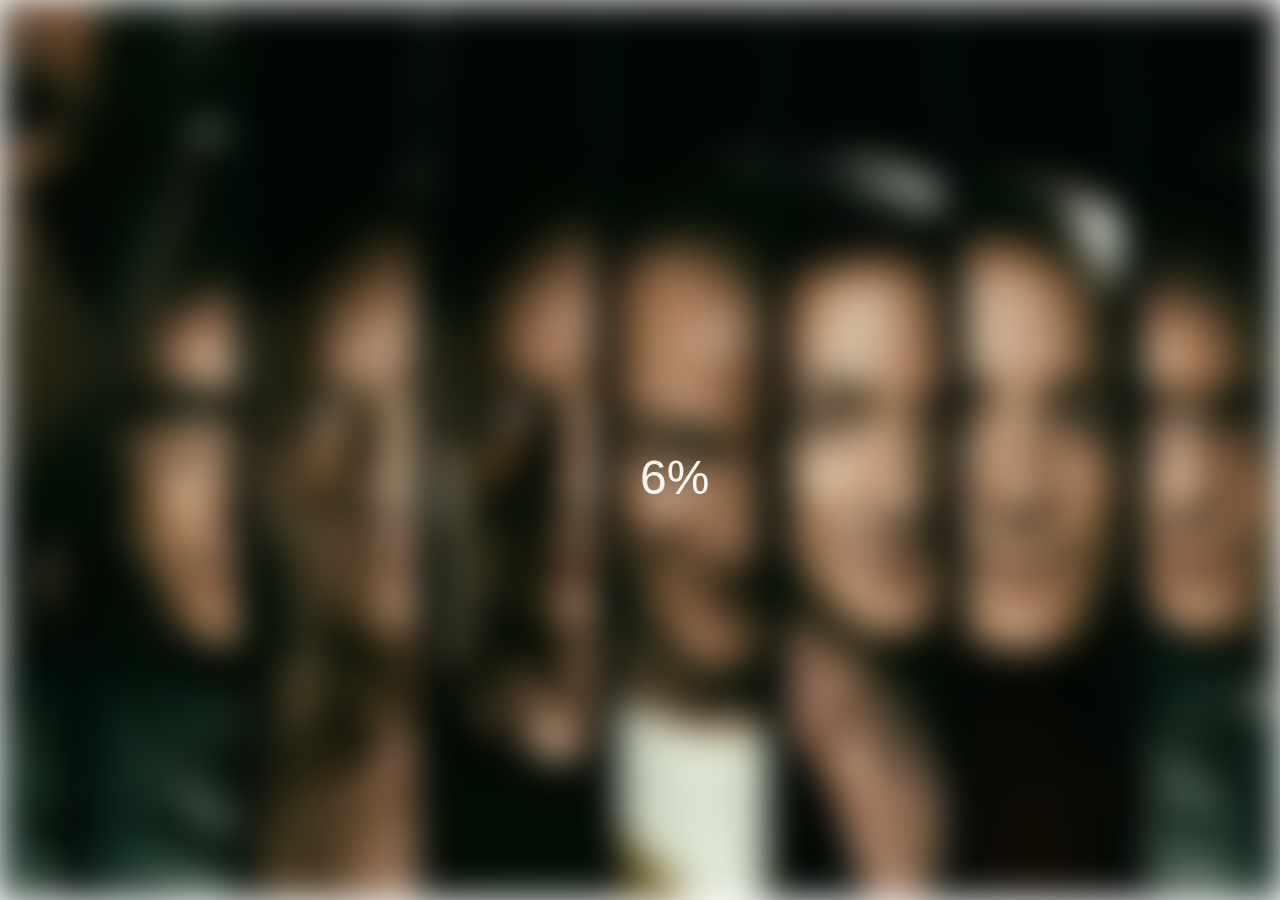
<file: blurry-loading/index.html>
<!DOCTYPE html>
<html lang="en">
  <head>
    <meta charset="UTF-8" />
    <meta name="viewport" content="width=device-width, initial-scale=1.0" />
    <title>Document</title>
    <link rel="stylesheet" href="styles.css" />
  </head>
  <body>
    <div class="bg-image"></div>
    <div class="bg-text">
      <p>0%</p>
    </div>
    <script src="script.js"></script>
  </body>
</html>
</file>
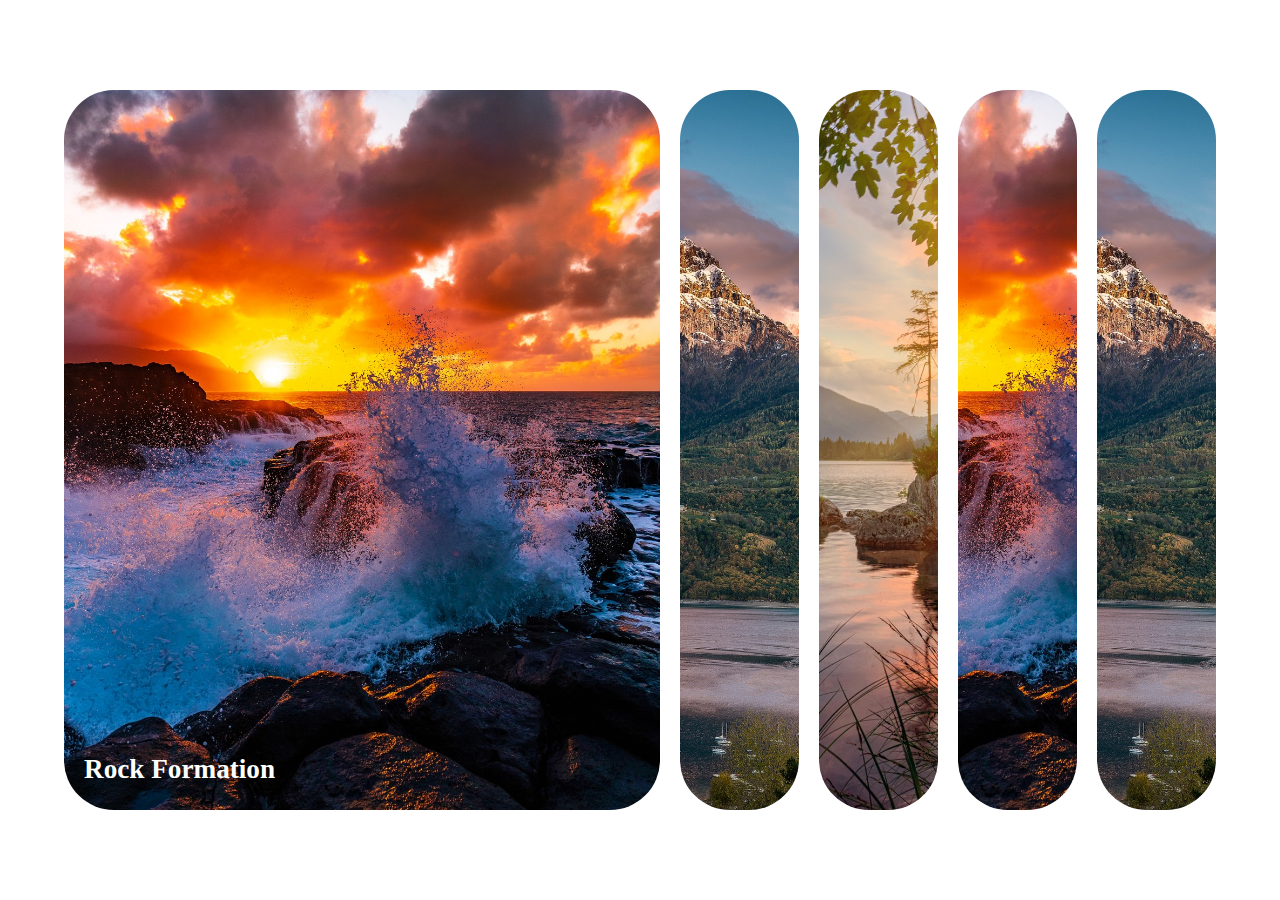
<file: expanding-cards/index.html>
<!DOCTYPE html>
<html lang="en">
  <head>
    <meta charset="UTF-8" />
    <meta name="viewport" content="width=device-width, initial-scale=1.0" />
    <title>Expanding Cards</title>
    <link rel="stylesheet" href="styles.css" />
  </head>
  <body>
    <div class="container">
      <div class="card active" id="card1">
        <h3>Rock Formation</h3>
      </div>
      <div class="card" id="card2">
        <h3>Huge Mountain</h3>
      </div>
      <div class="card" id="card3">
        <h3>Green Trees and Lake</h3>
      </div>
      <div class="card" id="card4">
        <h3>Rock Formation</h3>
      </div>
      <div class="card" id="card5">
        <h3>Huge Mountain</h3>
      </div>
    </div>
    <script src="script.js"></script>
  </body>
</html>
</file>
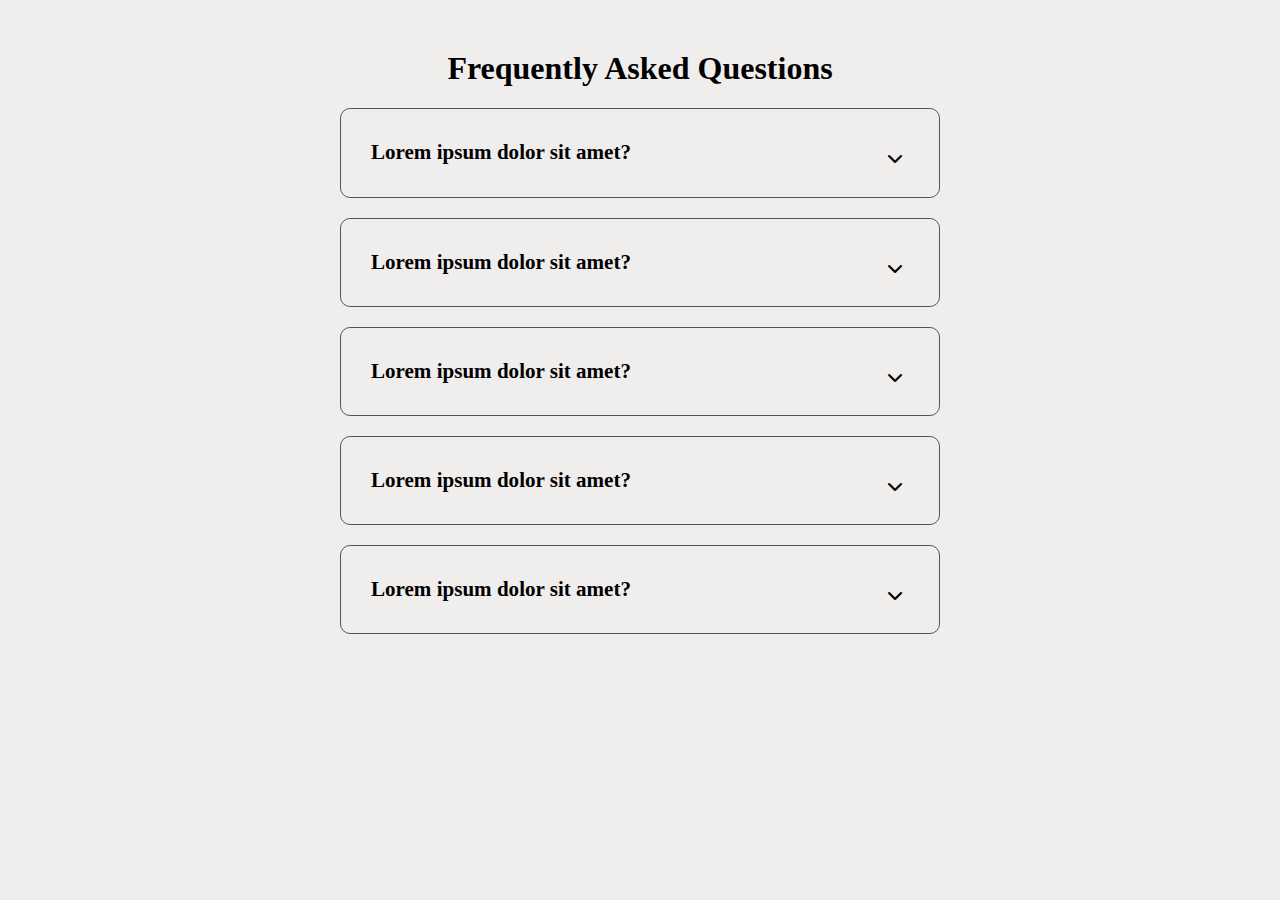
<file: faq-collapse/index.html>
<!DOCTYPE html>
<html lang="en">
  <head>
    <meta charset="UTF-8" />
    <meta name="viewport" content="width=device-width, initial-scale=1.0" />
    <title>FAQ</title>
    <link rel="stylesheet" href="styles.css" />
    <link
      rel="stylesheet"
      href="https://cdnjs.cloudflare.com/ajax/libs/font-awesome/6.7.2/css/all.min.css"
    />
  </head>
  <body>
    <h1>Frequently Asked Questions</h1>
    <div class="container">
      <div class="faq">
        <div class="faq-question">
          <h3>Lorem ipsum dolor sit amet?</h3>
        </div>

        <div class="faq-button">
          <button class="expand">
            <i class="fa-solid fa-chevron-down"></i>
          </button>
        </div>

        <div class="faq-answer">
          <p>
            Lorem ipsum dolor sit amet consectetur adipisicing elit. Unde, quos
            quae. Inventore accusamus blanditiis architecto voluptatum nemo
            quisquam ab quidem.
          </p>
        </div>
      </div>

      <div class="faq">
        <div class="faq-question">
          <h3>Lorem ipsum dolor sit amet?</h3>
        </div>

        <div class="faq-button">
          <button class="expand">
            <i class="fa-solid fa-chevron-down"></i>
          </button>
        </div>

        <div class="faq-answer">
          <p>
            Lorem ipsum dolor sit amet consectetur adipisicing elit. Consequatur
            sequi natus adipisci mollitia aliquid modi, eum atque magni ad odio!
          </p>
        </div>
      </div>

      <div class="faq">
        <div class="faq-question">
          <h3>Lorem ipsum dolor sit amet?</h3>
        </div>

        <div class="faq-button">
          <button class="expand">
            <i class="fa-solid fa-chevron-down"></i>
          </button>
        </div>

        <div class="faq-answer">
          <p>
            Lorem ipsum dolor sit amet consectetur adipisicing elit. Unde, quos
            quae. Inventore accusamus blanditiis architecto voluptatum nemo
            quisquam ab quidem.
          </p>
        </div>
      </div>

      <div class="faq">
        <div class="faq-question">
          <h3>Lorem ipsum dolor sit amet?</h3>
        </div>

        <div class="faq-button">
          <button class="expand">
            <i class="fa-solid fa-chevron-down"></i>
          </button>
        </div>

        <div class="faq-answer">
          <p>
            Lorem ipsum dolor sit amet consectetur adipisicing elit. Unde, quos
            quae. Inventore accusamus blanditiis architecto voluptatum nemo
            quisquam ab quidem.
          </p>
        </div>
      </div>

      <div class="faq">
        <div class="faq-question">
          <h3>Lorem ipsum dolor sit amet?</h3>
        </div>

        <div class="faq-button">
          <button class="expand">
            <i class="fa-solid fa-chevron-down"></i>
          </button>
        </div>

        <div class="faq-answer">
          <p>
            Lorem ipsum dolor sit amet consectetur adipisicing elit. Unde, quos
            quae. Inventore accusamus blanditiis architecto voluptatum nemo
            quisquam ab quidem.
          </p>
        </div>
      </div>
    </div>
  </body>
  <script src="script.js"></script>
</html>
</file>
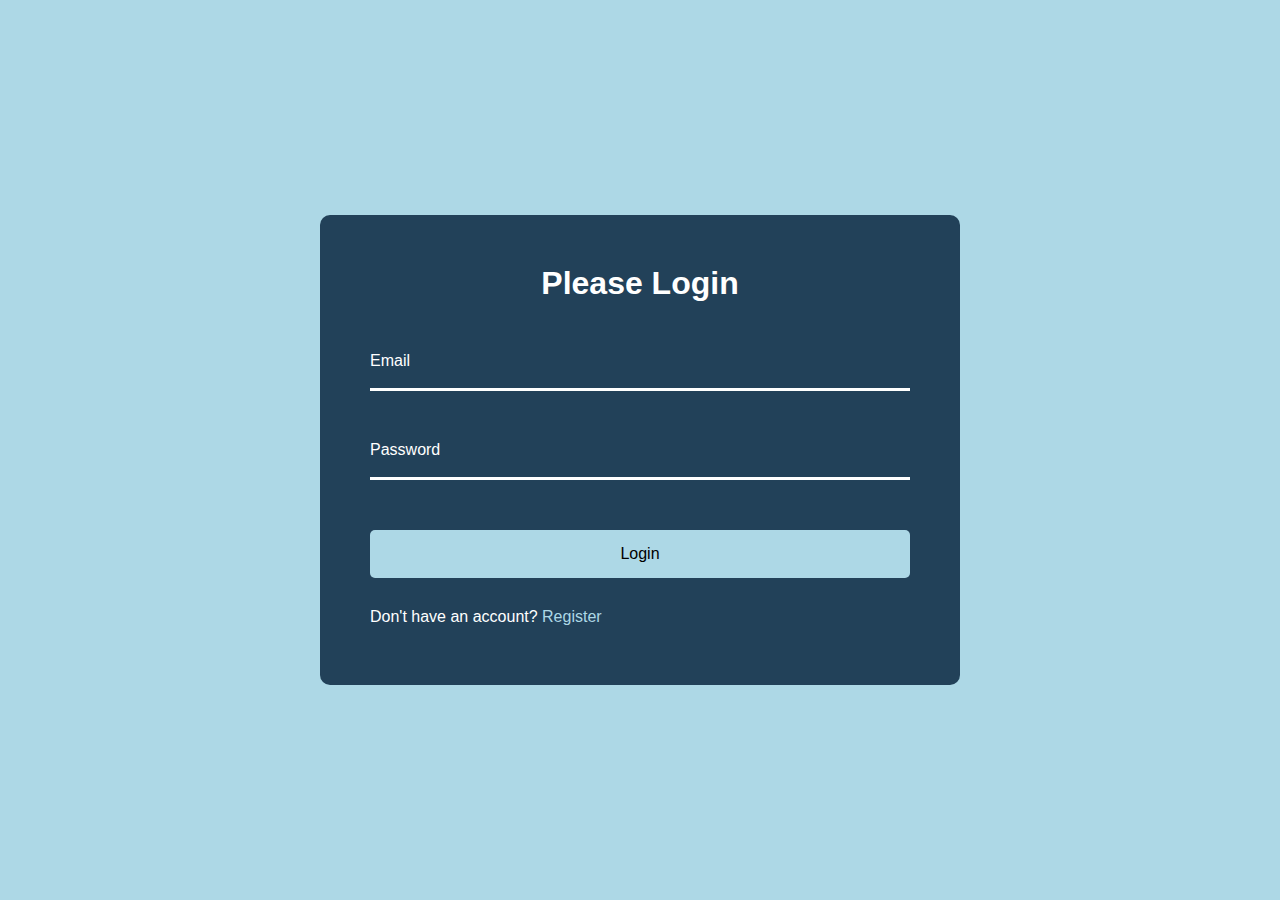
<file: form-wave/index.html>
<!DOCTYPE html>
<html lang="en">
<head>
  <meta charset="UTF-8">
  <meta name="viewport" content="width=device-width, initial-scale=1.0">
  <title>Document</title>
  <link rel="stylesheet" href="styles.css">
</head>
<body>
  <form action="#" id="form">
    <h1>Please Login</h1>
    <div class="input-group">
    <label for="email">Email</label>
    <input type="email" id="email" required>
  </div>
  <div class="input-group">
    <label for="pwd">Password</label>
    <input type="password" id="pwd" required>
  </div>
  <button id="login-btn" type="submit">Login</button>
  <p>Don't have an account? <a href="#">Register</a></p>
  </form>
  <script src="script.js"></script>
</body>
</html>
</file>
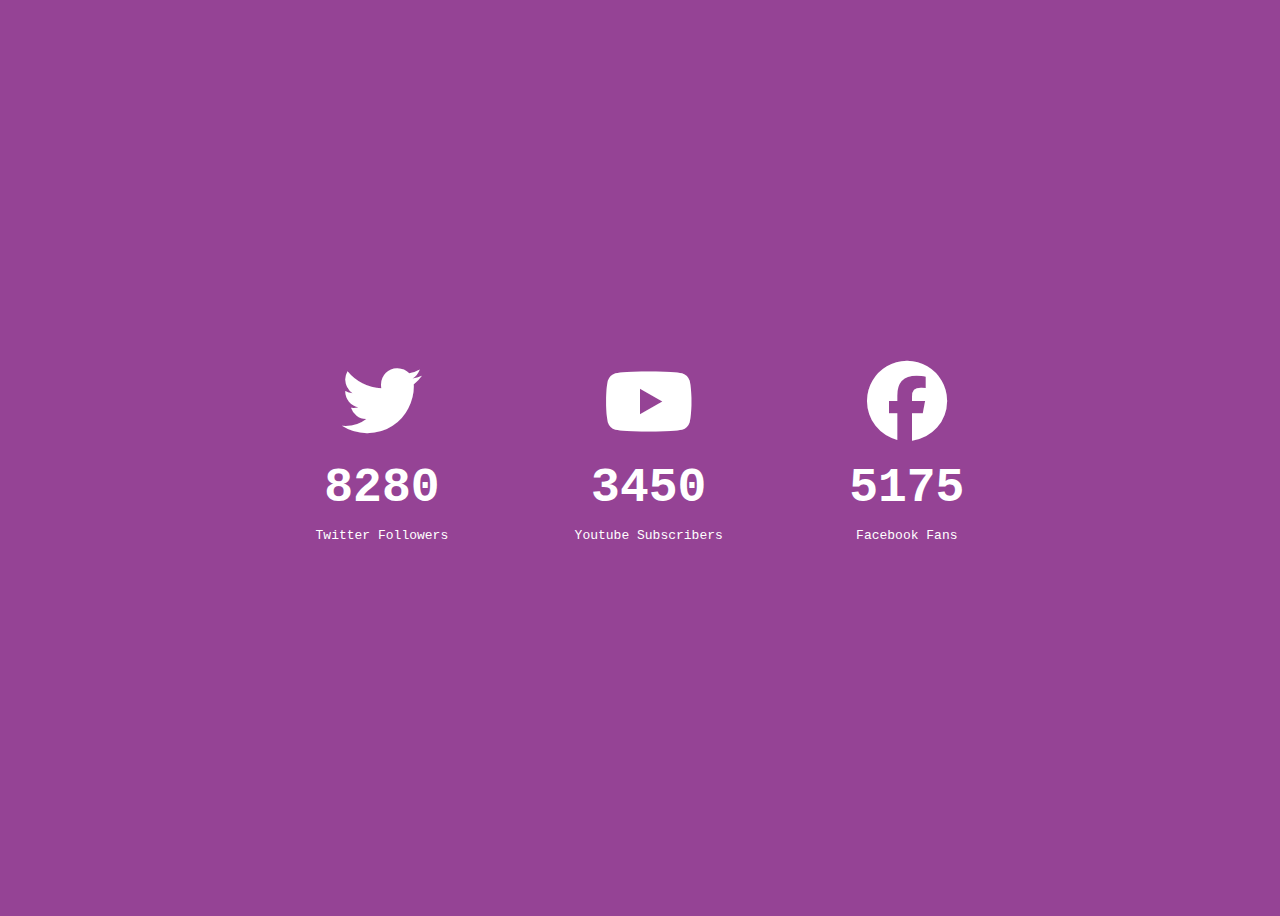
<file: increment-counter/index.html>
<!DOCTYPE html>
<html lang="en">
  <head>
    <meta charset="UTF-8" />
    <meta name="viewport" content="width=device-width, initial-scale=1.0" />
    <title>Increment Counter</title>
    <link rel="stylesheet" href="styles.css" />
    <link
      rel="stylesheet"
      href="https://cdnjs.cloudflare.com/ajax/libs/font-awesome/6.7.2/css/all.min.css"
    />
  </head>
  <body>
    <div class="container">
      <i class="fa-brands fa-twitter"></i>
      <div class="counter-size" data-target="12000">0</div>
      <p>Twitter Followers</p>
    </div>

    <div class="container">
      <i class="fa-brands fa-youtube"></i>
      <div class="counter-size" data-target="5000">0</div>
      <p>Youtube Subscribers</p>
    </div>

    <div class="container">
      <i class="fa-brands fa-facebook"></i>
      <div class="counter-size" data-target="7500">0</div>
      <p>Facebook Fans</p>
    </div>
    <script src="script.js"></script>
  </body>
</html>
</file>
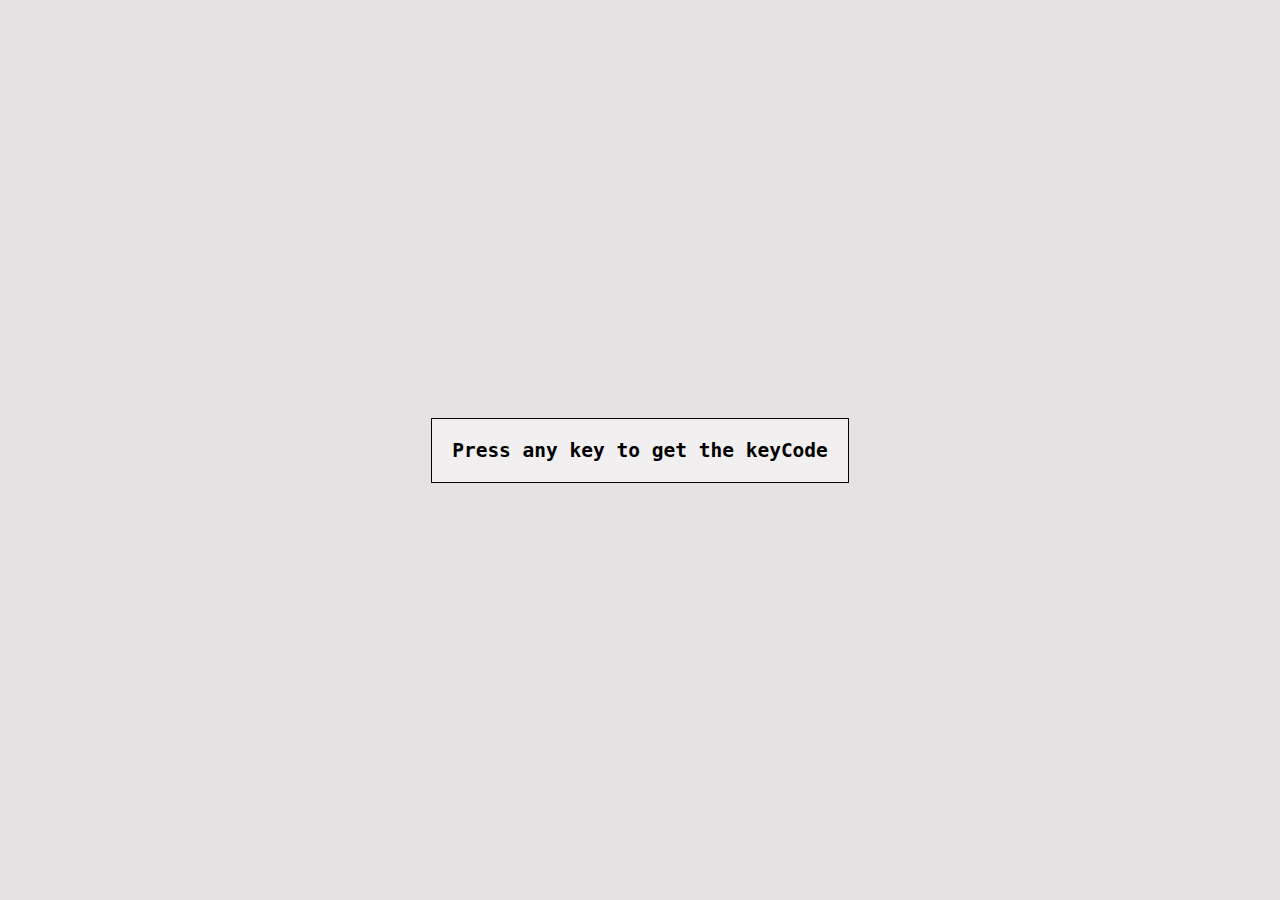
<file: keycodes/index.html>
<!DOCTYPE html>
<html lang="en">
<head>
  <meta charset="UTF-8">
  <meta name="viewport" content="width=device-width, initial-scale=1.0">
  <title>Event KeyCodes</title>
  <link rel="stylesheet" href="styles.css">
</head>
<body>
  <div class="container">
    <div id="hint">Press any key to get the keyCode</div>   
  </div>
</body>
<script src="script.js"></script>
</html>
</file>
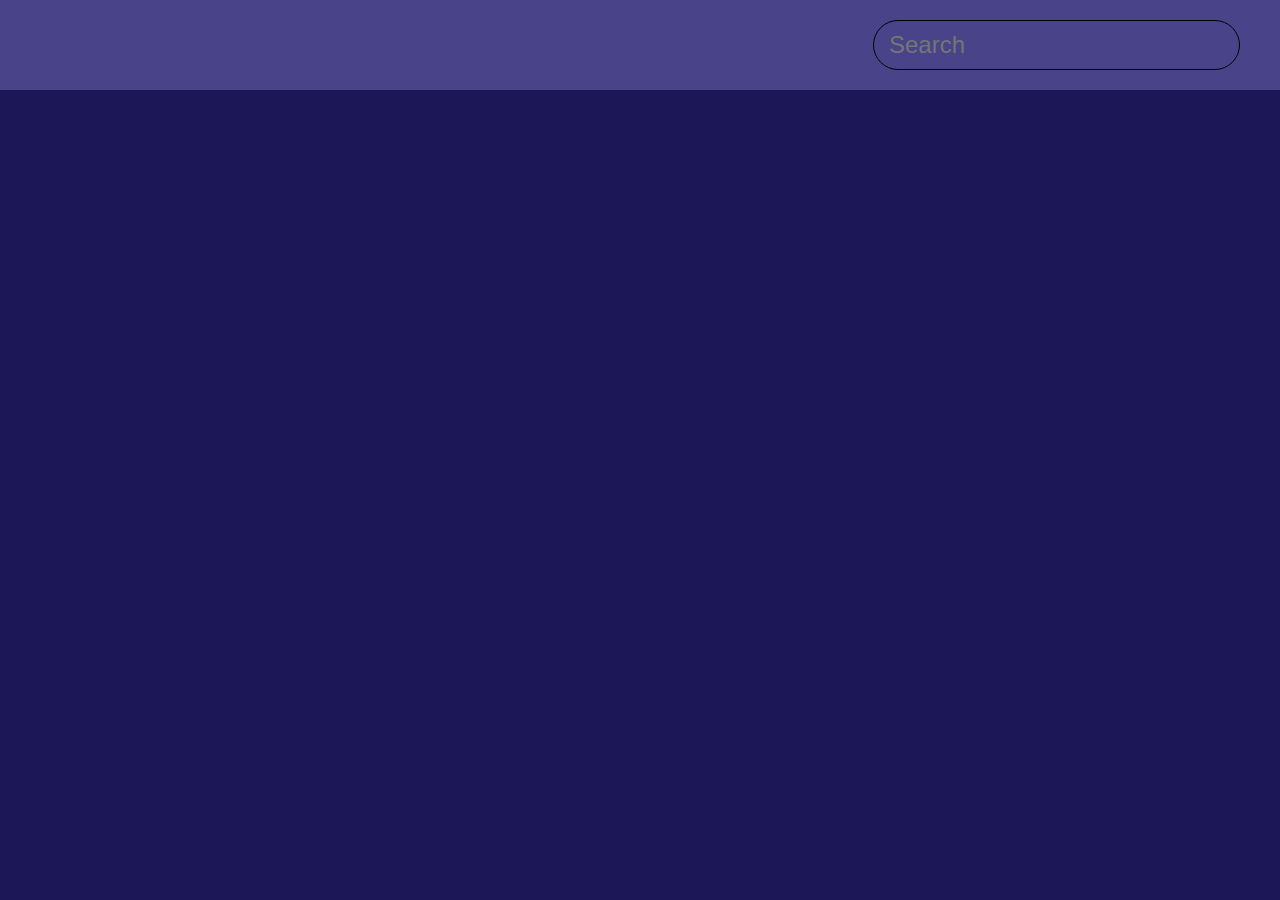
<file: Movie-App/index.html>
<!DOCTYPE html>
<html lang="en">
  <head>
    <meta charset="UTF-8" />
    <meta name="viewport" content="width=device-width, initial-scale=1.0" />
    <title>Movie App</title>
    <link rel="stylesheet" href="styles.css" />
  </head>
  <body>
    <header>
      <form id="form">
        <input type="text" class="search" placeholder="Search" />
      </form>
    </header>
    <main class="main-content"></main>
    <script src="script.js"></script>
  </body>
</html>
</file>
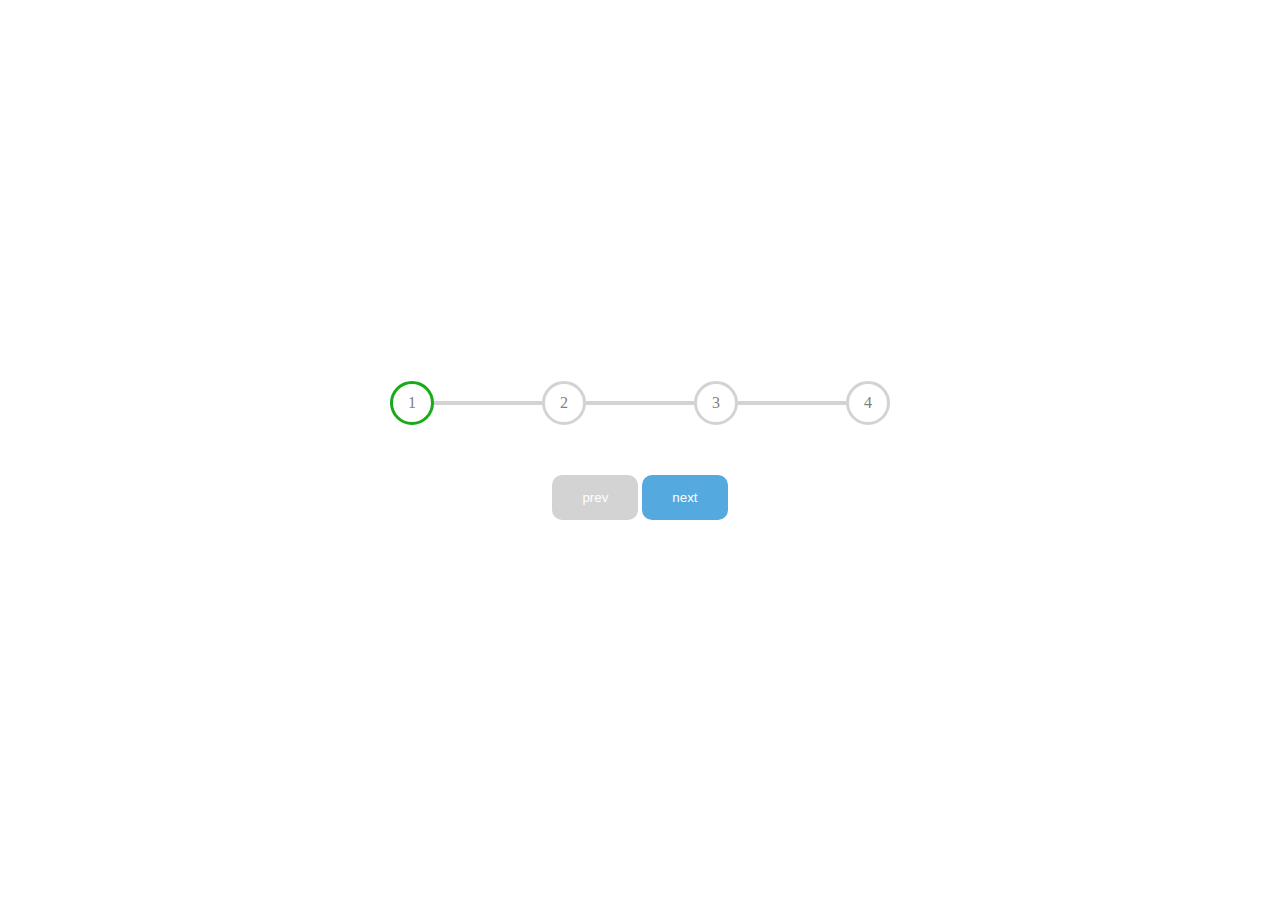
<file: progress-steps/index.html>
<!DOCTYPE html>
<html lang="en">
<head>
  <meta charset="UTF-8">
  <meta name="viewport" content="width=device-width, initial-scale=1.0">
  <title>Progress Steps</title>
  <link rel="stylesheet" href="styles.css">
</head>
<body>
  <div class="container">
    <div class="steps-container">
      <div class="progress" id="progress"></div>
      <div class="step active" id="step1">1</div>
      <div class="step" id="step2">2</div>
      <div class="step" id="step3">3</div>
      <div class="step" id="step4">4</div>
    </div>
    <button class="btn" id="prev" disabled>prev</button>
    <button class="btn" id="next">next</button>
  </div>
  <script src="script.js"></script>
</body>
</html>
</file>
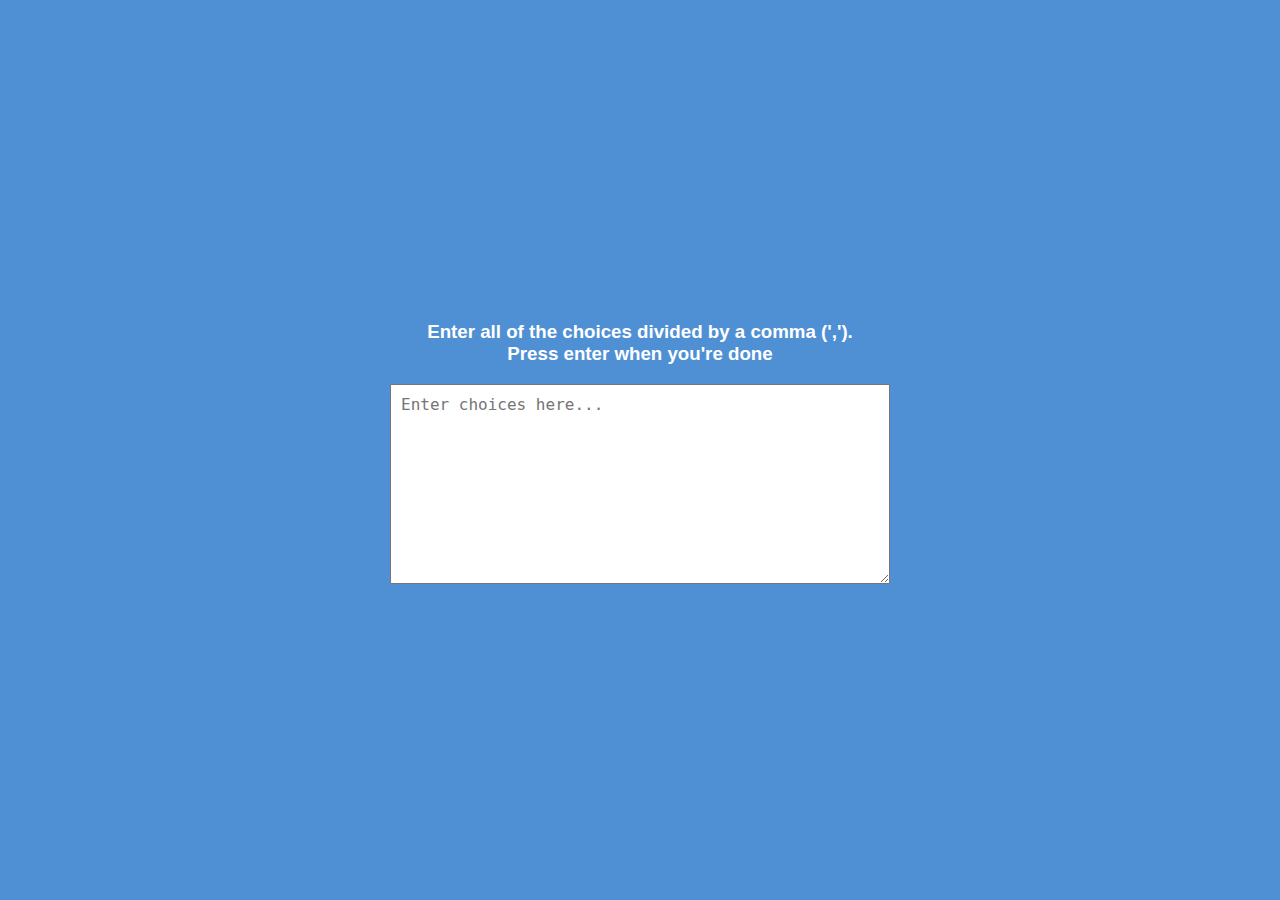
<file: random-choice/index.html>
<!DOCTYPE html>
<html lang="en">
  <head>
    <meta charset="UTF-8" />
    <meta name="viewport" content="width=device-width, initial-scale=1.0" />
    <title>Random Choice Picker</title>
    <link rel="stylesheet" href="styles.css" />
  </head>
  <body>
    <div class="container">
      <h3>
        Enter all of the choices divided by a comma (',').<br />
        Press enter when you're done
      </h3>
      <textarea placeholder="Enter choices here..."></textarea>
      <div class="choices"></div>
    </div>
    <script src="script.js"></script>
  </body>
</html>
</file>
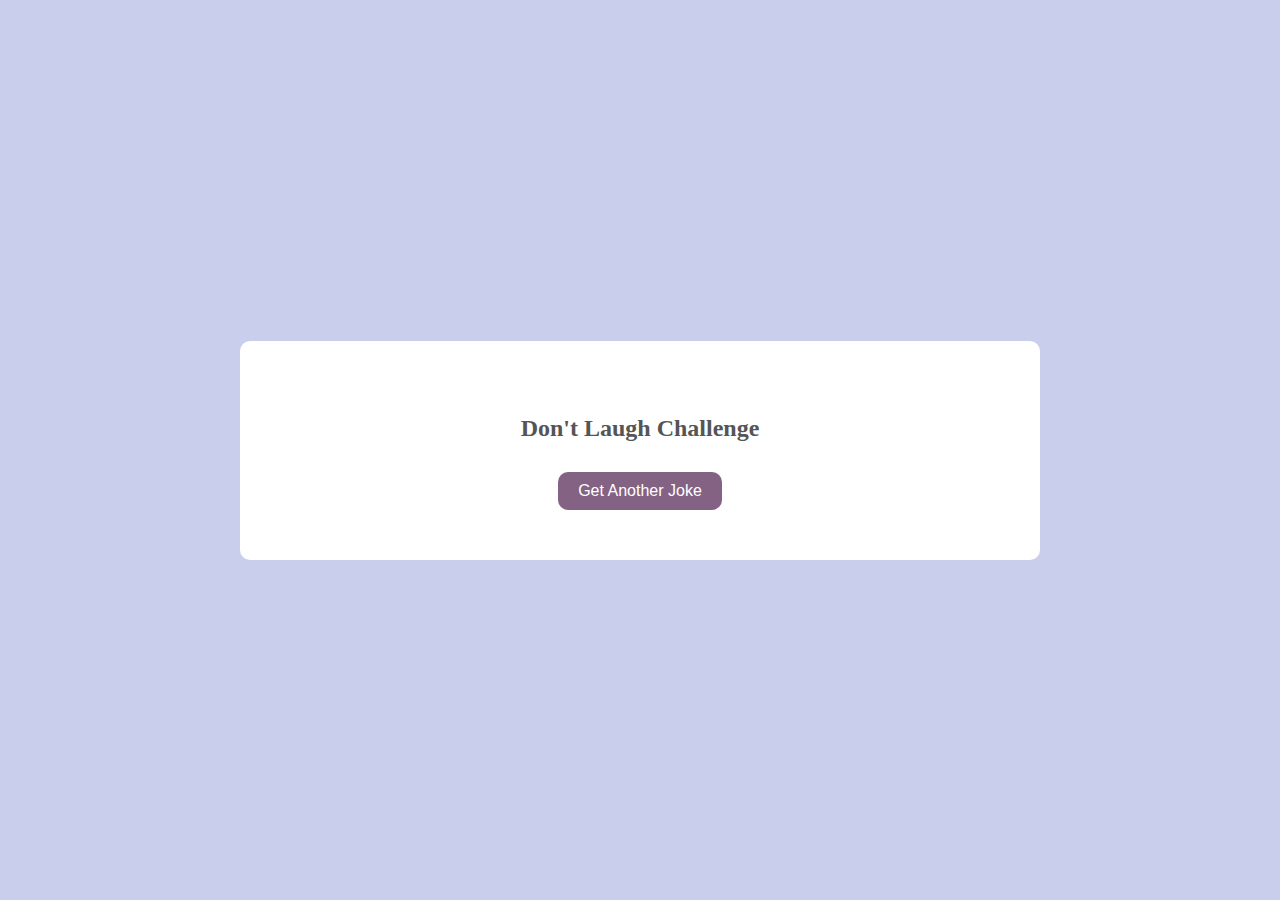
<file: random-jokes/index.html>
<!DOCTYPE html>
<html lang="en">
<head>
  <meta charset="UTF-8">
  <meta name="viewport" content="width=device-width, initial-scale=1.0">
  <title>Random Jokes</title>
  <link rel="stylesheet" href="styles.css">
</head>
<body>
  <div class="container">
    <h3>Don't Laugh Challenge</h3>
    <div class="joke"></div>
    <button>Get Another Joke</button>
  </div>
    <script src="script.js"></script>
</body>
</html>
</file>
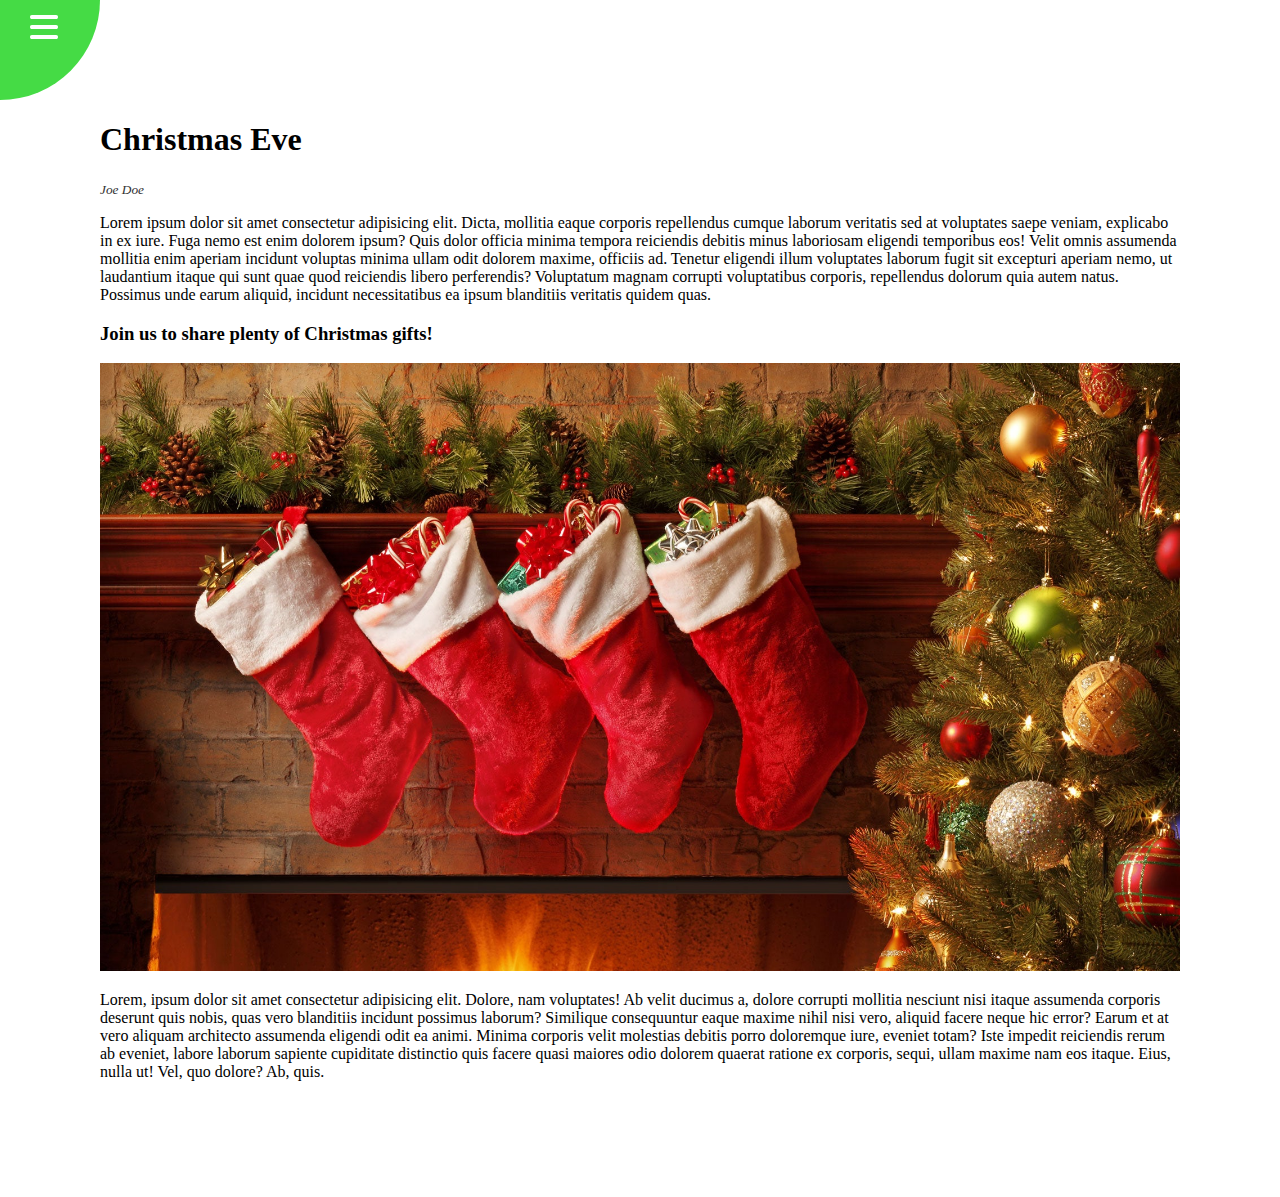
<file: rotating-navigation-animation/index.html>
<!DOCTYPE html>
<html lang="en">
  <head>
    <meta charset="UTF-8" />
    <meta name="viewport" content="width=device-width, initial-scale=1.0" />
    <title>Rotating Navigation</title>
    <link
      rel="stylesheet"
      href="https://cdnjs.cloudflare.com/ajax/libs/font-awesome/6.7.2/css/all.min.css"
    />
    <link rel="stylesheet" href="styles.css" />
  </head>
  <body>
    <div class="container">
      <div class="navbar">
        <div class="circle">
          <button id="expand"><i class="fa-solid fa-bars"></i></button>
          <button id="close"><i class="fa-solid fa-x"></i></button>
        </div>
      </div>
      <div class="article">
        <h1>Christmas Eve</h1>
        <small id="author">Joe Doe</small>
        <p>
          Lorem ipsum dolor sit amet consectetur adipisicing elit. Dicta,
          mollitia eaque corporis repellendus cumque laborum veritatis sed at
          voluptates saepe veniam, explicabo in ex iure. Fuga nemo est enim
          dolorem ipsum? Quis dolor officia minima tempora reiciendis debitis
          minus laboriosam eligendi temporibus eos! Velit omnis assumenda
          mollitia enim aperiam incidunt voluptas minima ullam odit dolorem
          maxime, officiis ad. Tenetur eligendi illum voluptates laborum fugit
          sit excepturi aperiam nemo, ut laudantium itaque qui sunt quae quod
          reiciendis libero perferendis? Voluptatum magnam corrupti voluptatibus
          corporis, repellendus dolorum quia autem natus. Possimus unde earum
          aliquid, incidunt necessitatibus ea ipsum blanditiis veritatis quidem
          quas.
        </p>
        <h3>Join us to share plenty of Christmas gifts!</h3>
        <img src="./img/christmas.jpg" alt="christmas socks" />
        <p>
          Lorem, ipsum dolor sit amet consectetur adipisicing elit. Dolore, nam
          voluptates! Ab velit ducimus a, dolore corrupti mollitia nesciunt nisi
          itaque assumenda corporis deserunt quis nobis, quas vero blanditiis
          incidunt possimus laborum? Similique consequuntur eaque maxime nihil
          nisi vero, aliquid facere neque hic error? Earum et at vero aliquam
          architecto assumenda eligendi odit ea animi. Minima corporis velit
          molestias debitis porro doloremque iure, eveniet totam? Iste impedit
          reiciendis rerum ab eveniet, labore laborum sapiente cupiditate
          distinctio quis facere quasi maiores odio dolorem quaerat ratione ex
          corporis, sequi, ullam maxime nam eos itaque. Eius, nulla ut! Vel, quo
          dolore? Ab, quis.
        </p>
      </div>
    </div>
    <nav>
      <ul>
        <li>HOME</li>
        <li>ABOUT</li>
        <li>CONTACT</li>
      </ul>
    </nav>
    <script src="script.js"></script>
  </body>
</html>
</file>
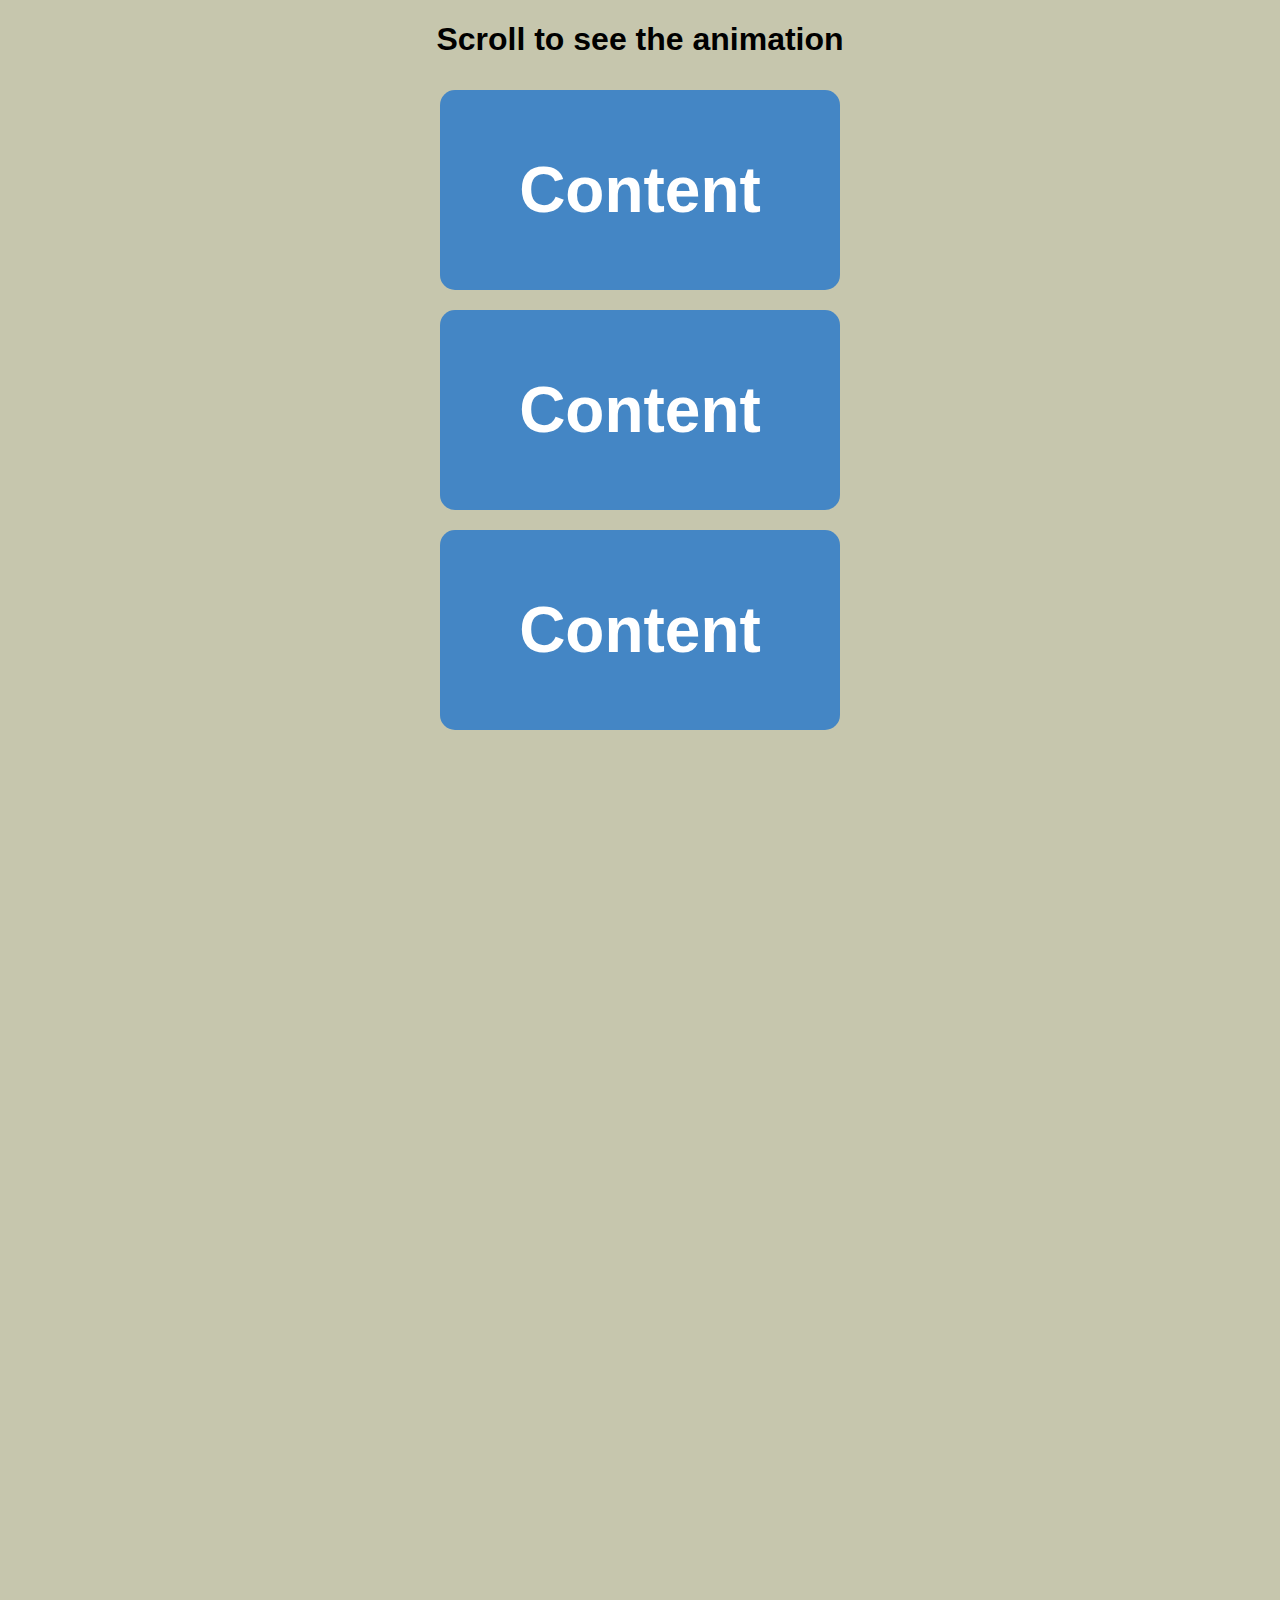
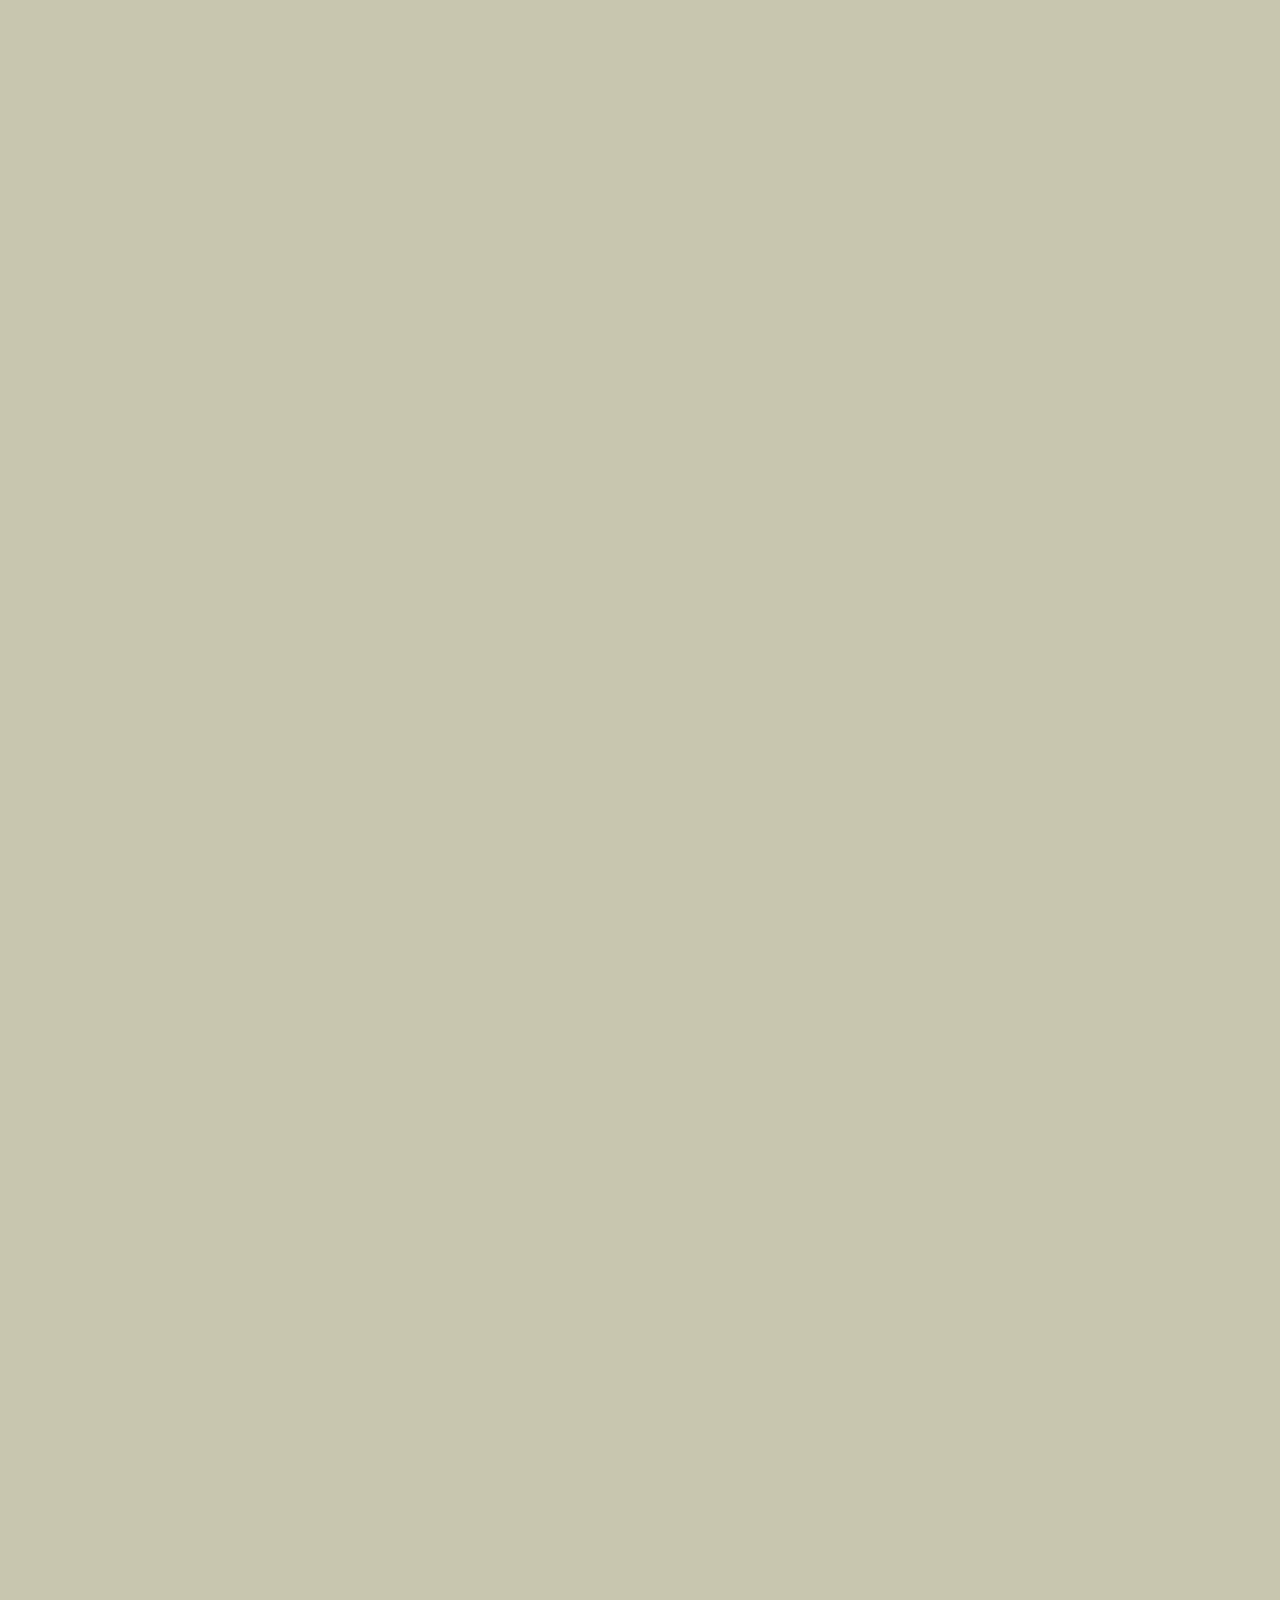
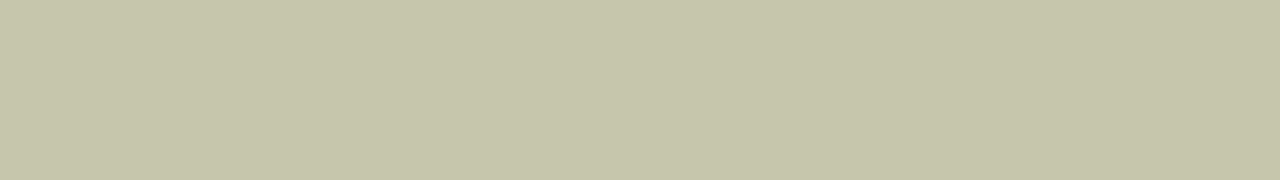
<file: scoll-animation/index.html>
<!DOCTYPE html>
<html lang="en">
  <head>
    <meta charset="UTF-8" />
    <meta name="viewport" content="width=device-width, initial-scale=1.0" />
    <title>Scroll Animation</title>
    <link rel="stylesheet" href="styles.css" />
  </head>
  <body>
    <h1>Scroll to see the animation</h1>
    <div class="box show">Content</div>
    <div class="box show">Content</div>
    <div class="box show">Content</div>
    <div class="box">Content</div>
    <div class="box">Content</div>
    <div class="box">Content</div>
    <div class="box">Content</div>
    <div class="box">Content</div>
    <div class="box">Content</div>
    <div class="box">Content</div>
    <div class="box">Content</div>
    <div class="box">Content</div>
    <div class="box">Content</div>
    <div class="box">Content</div>
    <div class="box">Content</div>
    <script src="script.js"></script>
  </body>
</html>
</file>
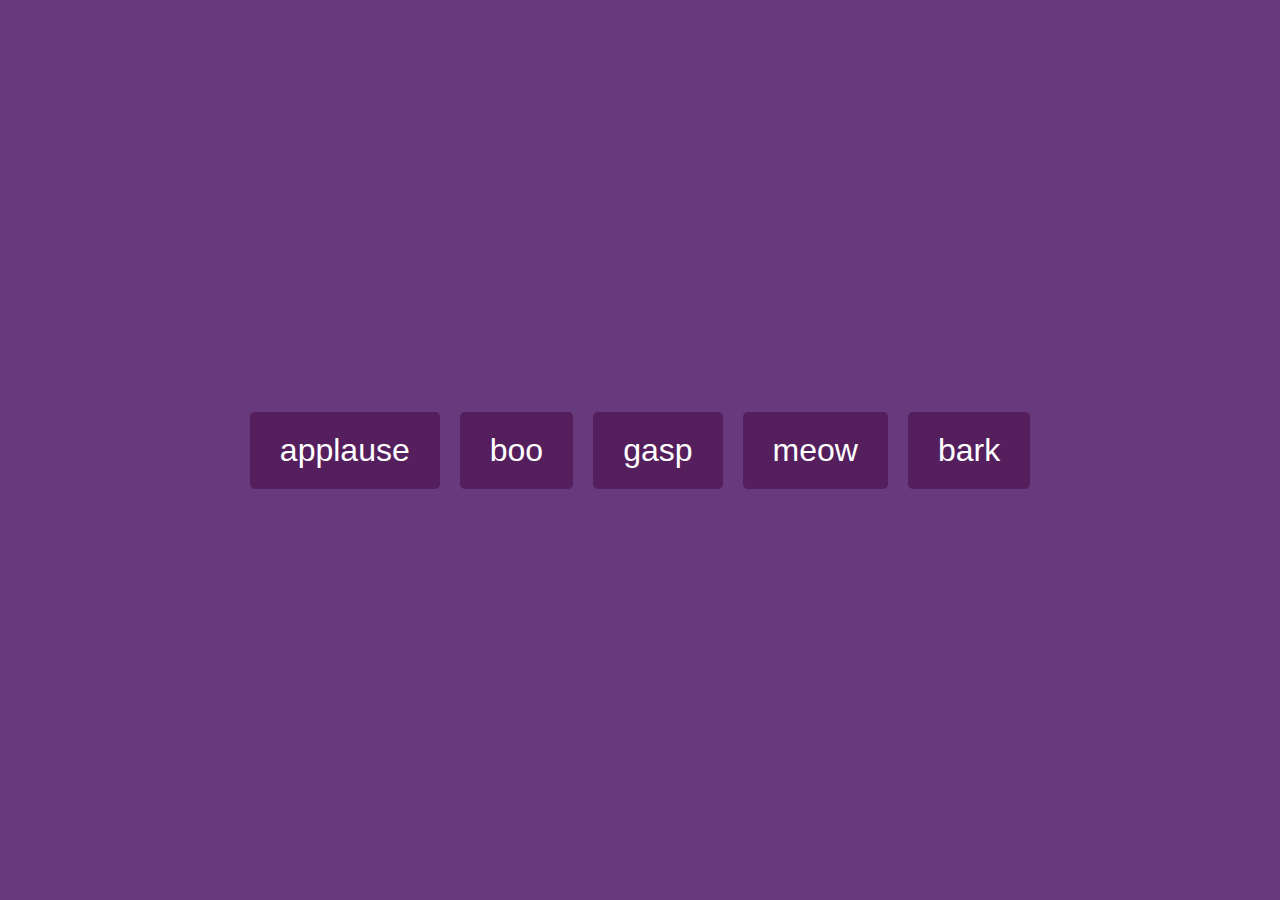
<file: sound-board/index.html>
<!DOCTYPE html>
<html lang="en">
  <head>
    <meta charset="UTF-8" />
    <meta name="viewport" content="width=device-width, initial-scale=1.0" />
    <title>Sound Board</title>
    <link rel="stylesheet" href="styles.css" />
  </head>
  <body>
    <div class="container">
      <button id="applause">applause</button>
      <button id="boo">boo</button>
      <button id="gasp">gasp</button>
      <button id="meow">meow</button>
      <button id="dogbark">bark</button>

      <audio id="applause-sound" src="./audio/applause.mp3"></audio>
      <audio id="boo-sound" src="./audio/boo.mp3"></audio>
      <audio id="gasp-sound" src="./audio/gasp.mp3"></audio>
      <audio id="meow-sound" src="./audio/meow.mp3"></audio>
      <audio id="dogbark-sound" src="./audio/dogbark.mp3"></audio>
    </div>
    <script src="script.js"></script>
  </body>
</html>
</file>
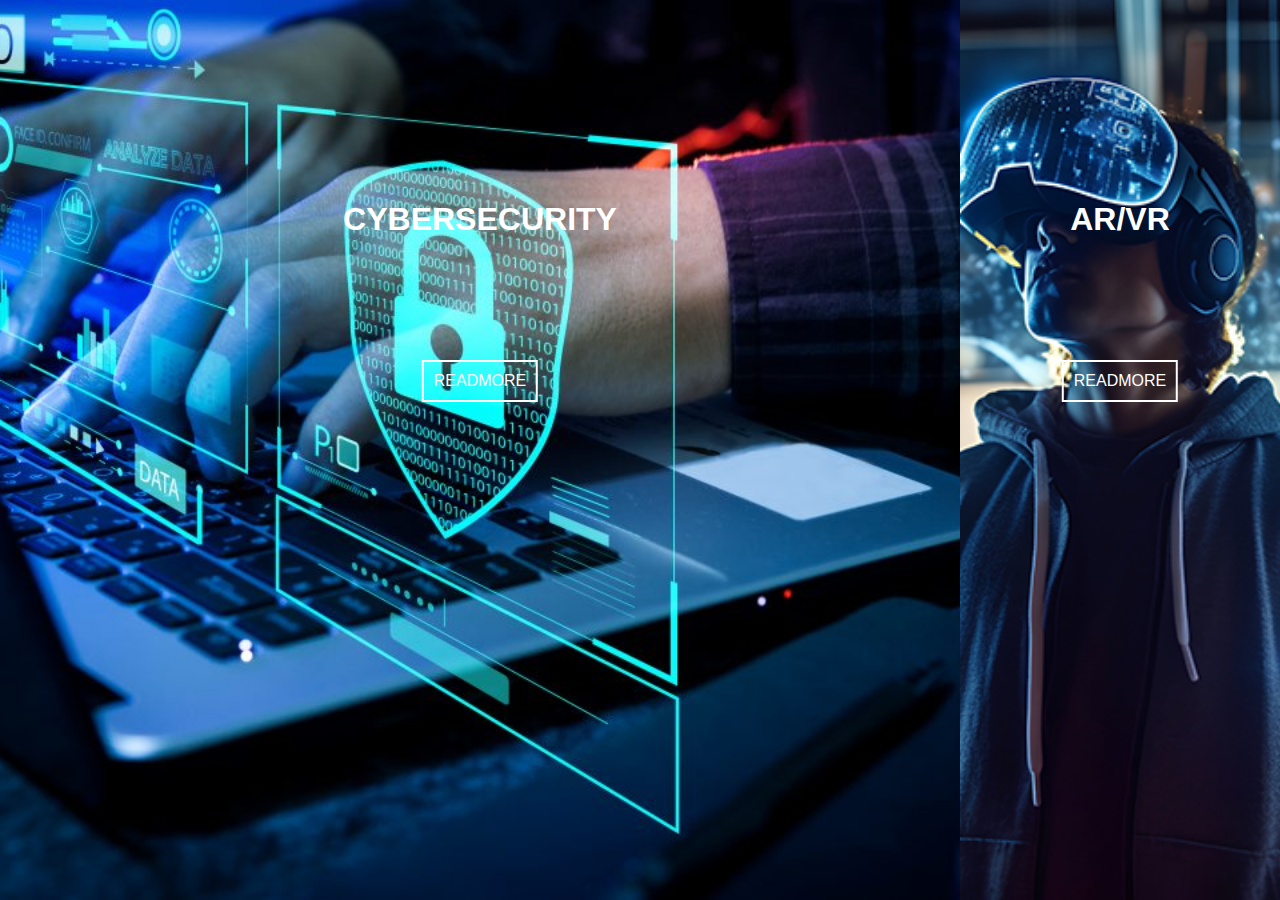
<file: split-landing-page/index.html>
<!DOCTYPE html>
<html lang="en">
<head>
  <meta charset="UTF-8">
  <meta name="viewport" content="width=device-width, initial-scale=1.0">
  <title>SPlit Landing Page</title>
  <link rel="stylesheet" href="./styles.css">
</head>
<body>
  <div class="container">
    <div class="split left">
      <h1>CYBERSECURITY</h1>
      <a href="#">READMORE</a>
    </div>
    <div class="split right">
      <h1>AR/VR</h1>
      <a href="#">READMORE</a>
    </div>
  </div>
  <script src="script.js"></script>
</body>
</html>
</file>
<file: blurry-loading/styles.css>
* {
  box-sizing: border-box;
  margin: 0;
  padding: 0;
}

body {
  height: 100vh;
}

.bg-image {
  position: relative;
  background-image: url("./img/split.avif");
  height: 100%;
  background-position: center;
  background-size: cover;
  background-repeat: no-repeat;
  filter: blur(20px);
}

.bg-text p {
  position: absolute;
  left: 50%;
  top: 50%;
  color: #fff;
  font-family: Verdana, Geneva, Tahoma, sans-serif;
  font-size: 3em;
}
</file>
<file: expanding-cards/styles.css>
* {
  padding: 0;
  margin: 0;
  box-sizing: border-box;
}

body {
  font-family: "Times New Roman", Times, serif;
  display: flex;
  justify-content: center;
  align-items: center;
  min-height: 100vh;
  overflow: hidden;
}

.container {
  display: flex;
  width: 90vw;
}

.card {
  flex: 1;
  position: relative;
  background-size: cover;
  background-position: center;
  background-repeat: no-repeat;
  height: 80vh;
  border-radius: 50px;
  cursor: pointer;
  transition: flex 0.6s ease-in;
  margin-right: 20px;
}

.card:last-child {
  margin-right: 0;
}

#card1 {
  background-image: url("./img/rock.jpg");
}

#card2 {
  background-image: url("./img/mountain.jpg");
}

#card3 {
  background-image: url("./img/lake.jpg");
}

#card4 {
  background-image: url("./img/rock.jpg");
}

#card5 {
  background-image: url("./img/mountain.jpg");
}

.card h3 {
  position: absolute;
  left: 20px;
  bottom: 25px;
  color: white;
  font-size: 1.7rem;
  opacity: 0;
  transition:opacity 0.3s ease-in 0.4s;
}

.active {
  flex: 5;
}

.active h3 {
  opacity: 1;
}
</file>
<file: faq-collapse/styles.css>
* {
  box-sizing: border-box;
}

body {
  font-family: "Times New Roman", Times, serif;
  background-color: rgb(240, 237, 237);
}

h1 {
  margin-top: 50px;
  text-align: center;
}

.container {
  max-width: 600px;
  margin: 0 auto;
}

.faq {
  border: 1px solid #555;
  padding: 10px 30px;
  border-radius: 10px;
  position: relative;
  margin-bottom: 20px;
}

.faq-question {
  font-size: 18px;
}

.faq-button {
  position: absolute;
  right: 30px;
  top: 40px;
  transition: transform 0.3s;
}

.faq-button .expand {
  border: none;
  background-color: transparent;
  font-size: 1rem;
  cursor: pointer;
}

.faq .faq-answer {
  display: none;
}

.faq.active {
  background-color: #fff;
}

.faq.active .faq-answer {
  display: block;
}

.faq.active .faq-button {
  transform: rotate(-180deg);
}
</file>
<file: form-wave/styles.css>
* {
  box-sizing: border-box;
  margin: 0;
  padding: 0;
}

body {
  height: 100vh;
  display: flex;
  justify-content: center;
  align-items: center;
  font-family: Arial;
  background-color: lightblue;
}

#form {
  background-color: rgb(34, 65, 89);
  color: #fff;
  height: 470px;
  width: 50%;
  padding: 50px;
  border-radius: 10px;
}

#form input {
  background-color: transparent;
  border: none;
  border-bottom: 3px solid #fff;
  outline: none;
  font-size: 1rem;
  caret-color: #fff;
  color:#fff;
}

#form h1 {
  text-align: center;
  margin-bottom: 50px;
}

.input-group {
  display: flex;
  flex-direction: column;
  margin-bottom: 50px;
}

#login-btn {
  padding: 15px 0;
  width: 100%;
  font-size: 1rem;
  border-radius: 5px;
  border: none;
  background-color: lightblue;
  margin-bottom: 30px;
  cursor: pointer;
}

p a {
  text-decoration: none;
  color: lightblue;
}

/* Keyframe for moving letters upwards*/
@keyframes moveUp {
  0% {
    transform: translateY(-10px);
  }
  100% {
    transform: translateY(-30px);
  }
}

/* Keyframe for moving letters downwards */
@keyframes moveDown {
  0% {
    transform: translateY(-30px);
  }
  100% {
    transform: translateY(-10px);
  }
}

.input-group label span {
  display: inline-block;
  font-size: 18px;
  min-width: 5px;
  animation: moveUp 0.3s ease-out forwards;
}

.input-group label.blur span {
  animation: moveDown 0.3s ease-out forwards;
}
</file>
<file: increment-counter/styles.css>
* {
  box-sizing: border-box;
}

body {
  font-family: monospace;
  display: flex;
  justify-content: center;
  align-items: center;
  height: 100vh;
  gap: 10%;
  background-color: rgba(126, 26, 126, 0.821);
}

.container {
  display: flex;
  flex-direction: column;
  justify-content: center;
  align-items: center;
  color: #fff;
  text-align: center;
}

.container .fa-brands {
  font-size: 5rem;
  margin-bottom: 20px;
}

.container .counter-size {
  font-weight: 700;
  font-size: 3rem;
}
</file>
<file: keycodes/styles.css>
* {
  box-sizing: border-box;
}

body {
  font-family: monospace;
  display: flex;
  justify-content: center;
  align-items: center;
  height: 100vh;
  margin: 0;
  background-color: rgb(228, 226, 226);
}

#hint {
  border: 1px solid #000;
  font-size: 1.5em;
  padding: 20px;
  font-weight: bold;
  background-color: #f1efef;
}

.container {
  display: flex;
  gap: 50px;
}

p {
  text-align: center;
}

.box {
  /* padding:10px; */
  width: 200px;
  padding:10px;
  height: 70px;
  border: 1px solid #000;
  text-align: center;
  line-height: 50px;
  background-color: #fff;
  font-size: 1.5rem;
}
</file>
<file: Movie-App/styles.css>
* {
  box-sizing: border-box;
}

body {
  margin: 0;
  background-color: rgb(28, 23, 86);
}

header {
  display: flex;
  justify-content: flex-end;
  padding: 20px 40px;
  background-color: rgb(73, 67, 137);
}

.search {
  padding: 10px 40px 10px 15px;
  border-radius: 50px;
  border: 1px solid #000;
  background-color: rgb(73, 67, 137);
  font-size: 1.5rem;
  color: #d2d1d1;
}

.search:focus {
  background-color: rgb(28, 23, 86);
  outline: none;
}

.main-content {
  display: flex;
  flex-wrap: wrap;
  color: #fff;
}

.movie {
  width: 300px;
  margin: 20px;
  background-color: rgb(73, 67, 137);
  box-shadow: 1px 4px 5px rgba(0, 0, 0, 0.2);
  position: relative;
  overflow: hidden;
}

.movie-info {
  display: flex;
  align-items: center;
  justify-content: space-between;
  gap: 20px;
  padding: 15px 20px 40px;
}

.movie img {
  width: 100%;
}

.movie-info h3 {
  margin-top: 0;
}

.movie-info span {
  padding: 5px 8px;
  background-color: rgb(28, 23, 86);
}

.movie-info span.red {
  color: red;
}

.movie-info span.orange {
  color: orange;
}

.movie-info span.green {
  color: green;
}

.overview {
  background-color: #fff;
  padding: 40px 20px;
  position: absolute;
  left: 0;
  bottom: 0;
  right: 0;
  max-height: 100%;
  transform: translateY(101%);
  overflow-y: auto;
  transition: transform 0.3s ease-in;
  color: #000;
  font-size: 1.2rem;
  line-height: 1.5rem;
}

.movie:hover .overview {
  transform: translateY(0);
}

.result-message {
  margin: 200px auto;
  font-size: 2rem;
}
</file>
<file: progress-steps/styles.css>
* {
  padding: 0;
  margin: 0;
  box-sizing: border-box;
}

body {
  min-height: 100vh;
  display: flex;
  flex-direction: column;
  justify-content: center;
  align-items: center;
  overflow: hidden;
}

.container {
  text-align: center;
}

.steps-container {
  position: relative;
  display: flex;
  justify-content: space-between;
  width: 500px;
  background-color: white;
  transition: 0.4 ease;
}

/* add a pseudo element to display the grey line */
.steps-container::before {
  content: "";
  position: absolute;
  background-color: lightgray;
  top: 50%;
  left: 0;
  height: 4px;
  width: 100%;
  /* vertically align it to center */
  transform: translateY(-50%);
  /* make this element appear above the background*/
}

.step {
  border-radius: 50%;
  border: 3px solid lightgray;
  color: gray;
  padding: 10px 15px;
  z-index: 1;
  background-color: white;
  transition: border-color 0.4s ease;
}

.active {
  border-color: rgb(23, 172, 23);
}

.progress {
  position: absolute;
  background-color: rgb(23, 172, 23);
  top: 50%;
  left: 0;
  height: 4px;
  width: 0;
  /* vertically align it to center */
  transform: translateY(-50%);
  transition: width 0.4s ease;
}

button {
  margin-top: 50px;
  padding: 15px 30px;
  border: none;
  border-radius: 10px;
  cursor: pointer;
  color: white;
}

button:disabled {
  cursor: not-allowed;
}

#prev {
  background-color: lightgray;
}

#next {
  background-color: rgb(84, 169, 222);
}
</file>
<file: random-choice/styles.css>
* {
  box-sizing: border-box;
}

body {
  font-family: Arial, Helvetica, sans-serif;
  display: flex;
  flex-direction: column;
  justify-content: center;
  align-items: center;
  height: 100vh;
  margin: 0;
  background-color: rgb(79, 144, 213);
}

h3 {
  text-align: center;
}

.container {
  color: #fff;
  width: 500px;
}

textarea {
  width: 100%;
  height: 200px;
  font-size: 16px;
  padding: 10px 0 0 10px;
  margin-bottom: 10px;
}

.choices .choice {
  display: inline-block;
  margin-right: 10px;
  margin-bottom: 20px;
  padding: 10px;
  border-radius: 15px;
  background-color: orange;
  color: #fff;
}

.choices .highlight {
  background-color: #000;
}
</file>
<file: random-jokes/styles.css>
*{
  box-sizing: border-box;
}

body{
  background-color: rgba(130, 140, 214, 0.426);
  font-family:'Times New Roman', Times, serif;
  display:flex;
  flex-direction:column;
  justify-content: center;
  align-items: center;
  height: 100vh;
  margin:0;
}

.container{
  max-width:80%;
  width: 800px;
  padding:50px 100px;
  text-align: center;
  background-color: #fff;
  border-radius:10px;
}

h3{
  color:#555;
  margin-bottom:30px;
  font-size:1.5rem;
}

.joke{
  font-size:1.5rem;
  margin-bottom:20px;
}

button{
  padding:10px 20px;
  border:none;
  background-color: rgba(62, 10, 62, 0.638);
  color:#fff;
  border-radius:10px;
  font-size:1rem;
  cursor:pointer;
}
</file>
<file: rotating-navigation-animation/styles.css>
*{
  padding:0;
  box-sizing:border-box;
}

body{
  font-family:Georgia, 'Times New Roman', Times, serif;
  margin:0;
  overflow-x:hidden;
  background-color:#333;
}

/* container */
.container{
  padding:100px;
  width:100vw;
  min-height:100vh;
  transform-origin:top left;
  transition:all 1s;
  background-color:#fff;
}

img{
  max-width:100%;
}

.container.show-nav{
  transform:rotate(-15deg);
}

/* nav bar */
.navbar{
  position:fixed; 
  top:-100px;
  left:-100px;
}

.navbar .circle{
  background-color: rgb(69, 219, 69);
  position:relative;
  width: 200px;
  height: 200px;
  border-radius:50%;
  transition:all 1s;
}

.navbar button{
  position:absolute;
  top:55%;
  left:65%;
  border:none;
  background-color: transparent;
  font-size:2em;
  color:#fff;
  cursor:pointer;
}

button#close{
  left:30%;
  top:70%;
}

.container.show-nav .circle{
  transform:rotate(-70deg);
}

/* navigations */
nav{
  position:fixed;
  bottom:10%;
  left: -200px;
  color:#fff;
  transition:all 1s;
}

nav li{
  list-style:none;
  margin-bottom:20px;
}

nav li:nth-child(2){
  margin-left:20px;
}

nav li:nth-child(3){
  margin-left:40px;
}

.container.show-nav + nav{
  transform:translateX(220px);
}

.article #author{
  font-style:italic;
  color:#333;
}
</file>
<file: scoll-animation/styles.css>
* {
  box-sizing: border-box;
}

body {
  font-family: Arial, Helvetica, sans-serif;
  display: flex;
  flex-direction: column;
  align-items: center;
  justify-content: center;
  margin: 0;
  overflow-x: hidden;
  background-color: rgba(188, 188, 159, 0.851);
}

.box {
  display: flex;
  justify-content: center;
  align-items: center;
  width: 400px;
  height: 200px;
  background-color: rgb(68, 134, 197);
  color: #fff;
  font-size: 4rem;
  font-weight: bold;
  margin: 10px;
  border-radius: 15px;
  transform: translateX(-300%);
  transition: transform 0.5s ease;
}

.box:nth-of-type(odd) {
  transform: translateX(300%);
}

.box.show {
  transform: translateX(0);
}
</file>
<file: sound-board/styles.css>
* {
  box-sizing: border-box;
}

body {
  font-family: Arial, Helvetica, sans-serif;
  background-color: rgba(84, 35, 108, 0.894);
  display: flex;
  justify-content: center;
  align-items: center;
  height: 100vh;
  overflow-x: hidden;
  margin: 0;
}

.container {
  display: flex;
  flex-wrap: wrap;
  justify-content: center;
}

button {
  background-color: rgba(77, 17, 77, 0.664);
  color: white;
  border: none;
  padding: 20px 30px;
  border-radius: 5px;
  font-size: 2rem;
  margin: 10px;
  cursor: pointer;
}
</file>
<file: split-landing-page/styles.css>
* {
  box-sizing: border-box;
}

body {
  margin: 0;
  font-family: Arial, Helvetica, sans-serif;
  width: 100vw;
  height: 100vh;
  overflow-x: hidden;
}

.container {
  position: relative;
  width: 100%;
  height: 100%;
}

.split {
  position: absolute;
  width: 50%;
  height: 100%;
  overflow: hidden;
  transition: width 1s ease;
}

h1 {
  position: absolute;
  left: 50%;
  top: 20%;
  transform: translateX(-50%);
  /* prevent text from wrapping automatically */
  white-space: nowrap;
  color: #fff;
}

a {
  text-decoration: none;
  position: absolute;
  left: 50%;
  top: 40%;
  transform: translateX(-50%);
  border: 2px solid #fff;
  cursor: pointer;
  padding: 10px;
  color: #fff;
}

.split.left {
  left: 0;
  background-image: url('./img/cyber.jpg');
  background-size: cover;
  background-position: center;
  background-repeat: no-repeat;
}

.split.right {
  background-image: url('./img/AR.jpeg');
  background-size: cover;
  background-position: center;
  background-repeat: no-repeat;
  right: 0;
}

.container.hover-left .left {
  width: 75%;
}

.container.hover-left .right {
  width: 25%;
}

.container.hover-right .left {
  width: 25%;
}

.container.hover-right .right {
  width: 75%;
}
</file>
